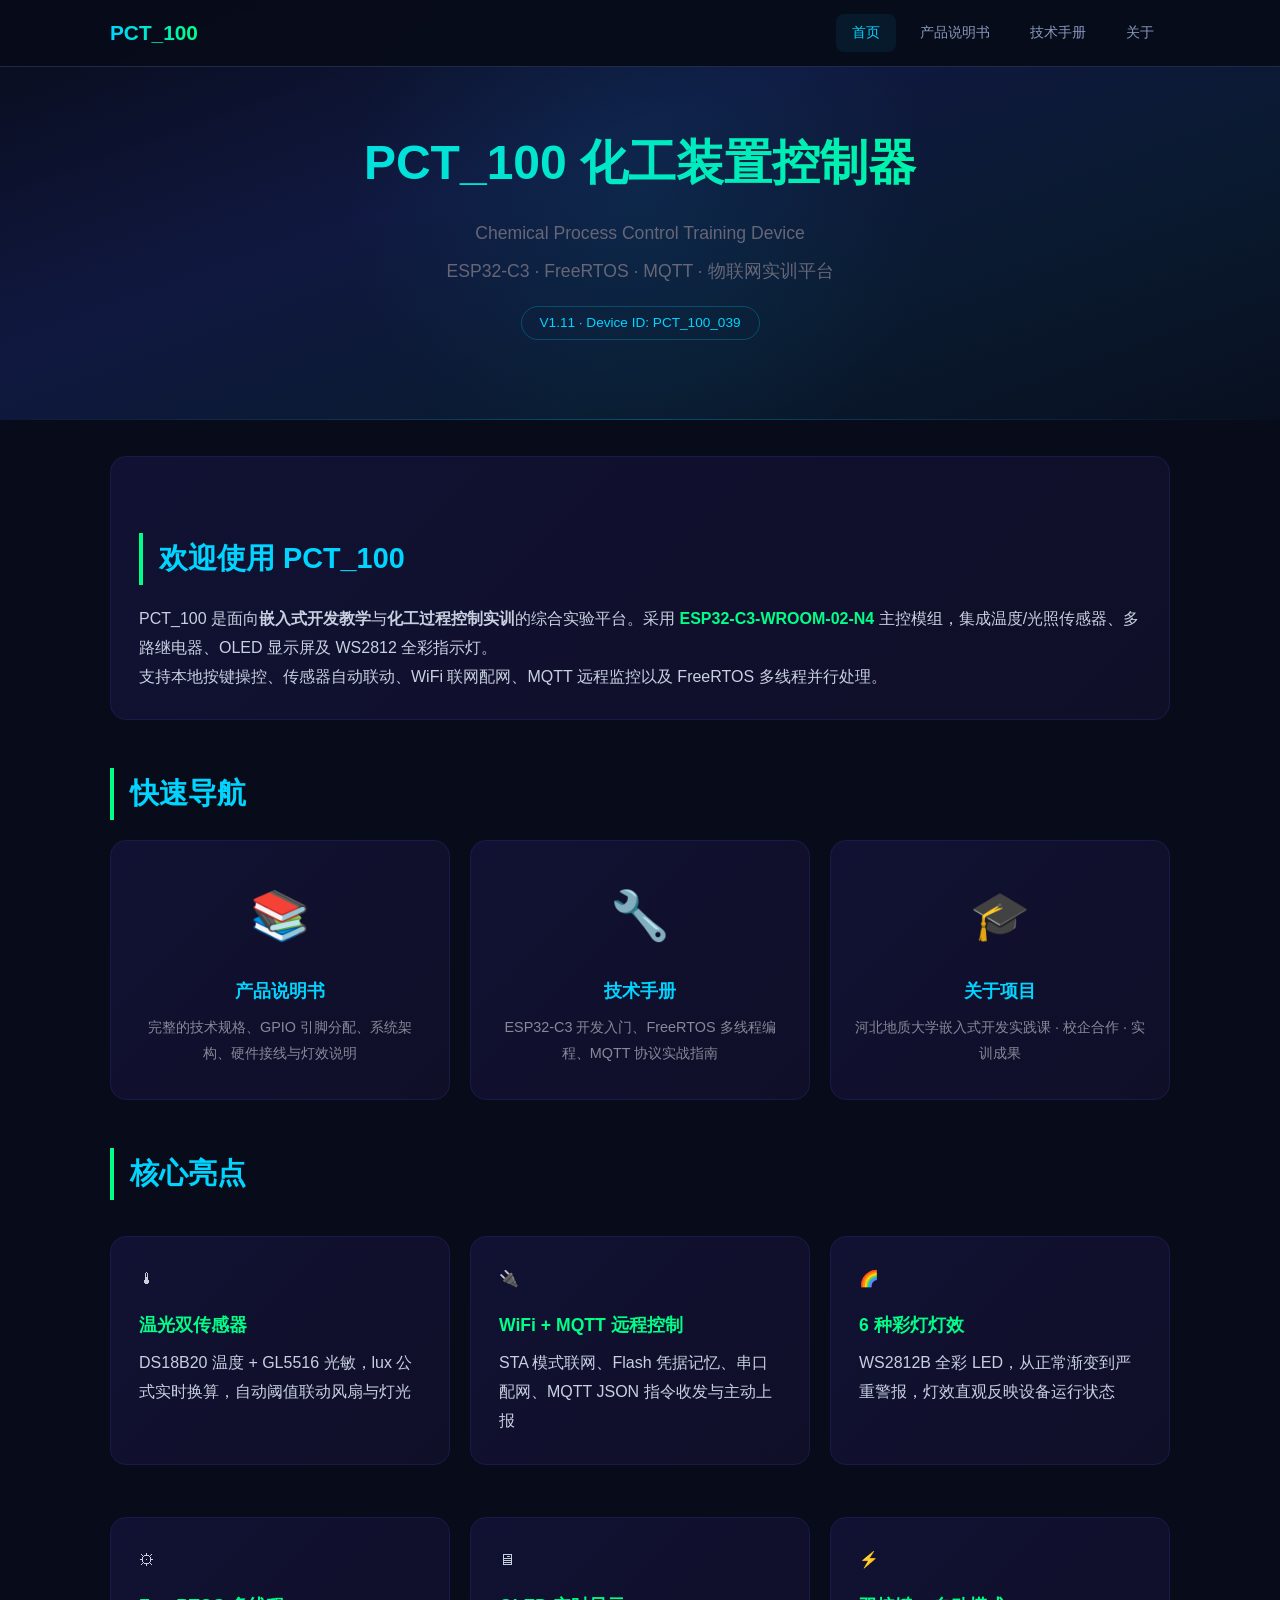
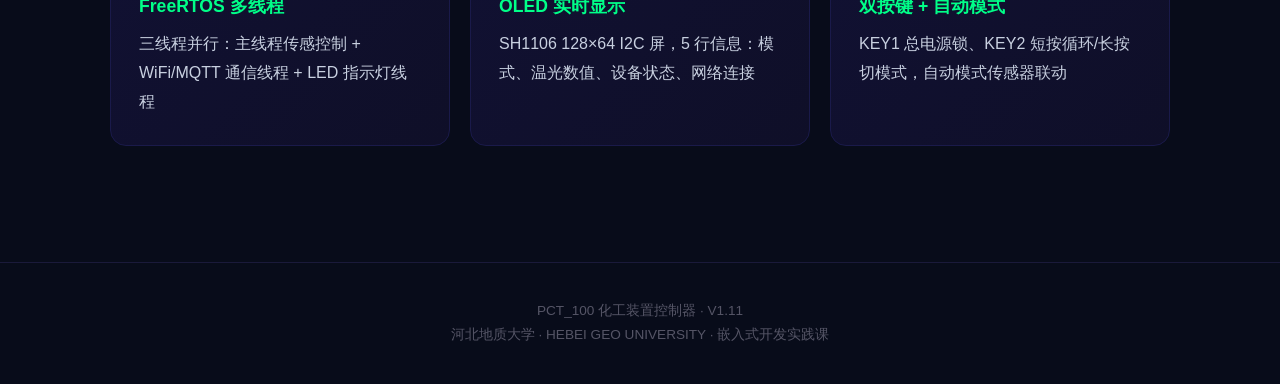
<file: index.html>
<!DOCTYPE html>
<html lang="zh-CN">
<head>
<meta charset="UTF-8">
<meta name="viewport" content="width=device-width, initial-scale=1.0">
<title>PCT_100 - 化工控制实训平台</title>
<link rel="stylesheet" href="style.css">
</head>
<body>

<nav>
  <div class="nav-inner">
    <a href="index.html" class="logo">PCT_100</a>
    <div class="links">
      <a href="index.html" class="active">首页</a>
      <a href="product.html">产品说明书</a>
      <a href="tech.html">技术手册</a>
      <a href="about.html">关于</a>
    </div>
  </div>
</nav>

<section class="hero">
  <h1>PCT_100 化工装置控制器</h1>
  <p class="sub">Chemical Process Control Training Device</p>
  <p class="sub">ESP32-C3 · FreeRTOS · MQTT · 物联网实训平台</p>
  <span class="ver">V1.11 · Device ID: PCT_100_039</span>
</section>

<main class="container">

<div class="card intro">
  <h2>欢迎使用 PCT_100</h2>
  <p>PCT_100 是面向<strong>嵌入式开发教学</strong>与<strong>化工过程控制实训</strong>的综合实验平台。采用 <span class="highlight">ESP32-C3-WROOM-02-N4</span> 主控模组，集成温度/光照传感器、多路继电器、OLED 显示屏及 WS2812 全彩指示灯。</p>
  <p>支持本地按键操控、传感器自动联动、WiFi 联网配网、MQTT 远程监控以及 FreeRTOS 多线程并行处理。</p>
</div>

<h2>快速导航</h2>
<div class="grid3">
  <a href="product.html" class="nav-card">
    <span class="icon">&#128218;</span>
    <h3>产品说明书</h3>
    <p>完整的技术规格、GPIO 引脚分配、系统架构、硬件接线与灯效说明</p>
  </a>
  <a href="tech.html" class="nav-card">
    <span class="icon">&#128295;</span>
    <h3>技术手册</h3>
    <p>ESP32-C3 开发入门、FreeRTOS 多线程编程、MQTT 协议实战指南</p>
  </a>
  <a href="about.html" class="nav-card">
    <span class="icon">&#127891;</span>
    <h3>关于项目</h3>
    <p>河北地质大学嵌入式开发实践课 · 校企合作 · 实训成果</p>
  </a>
</div>

<h2>核心亮点</h2>
<div class="grid">
  <div class="card">
    <span class="icon">&#127777;</span><h3>温光双传感器</h3>
    <p>DS18B20 温度 + GL5516 光敏，lux 公式实时换算，自动阈值联动风扇与灯光</p>
  </div>
  <div class="card">
    <span class="icon">&#128268;</span><h3>WiFi + MQTT 远程控制</h3>
    <p>STA 模式联网、Flash 凭据记忆、串口配网、MQTT JSON 指令收发与主动上报</p>
  </div>
  <div class="card">
    <span class="icon">&#127752;</span><h3>6 种彩灯灯效</h3>
    <p>WS2812B 全彩 LED，从正常渐变到严重警报，灯效直观反映设备运行状态</p>
  </div>
  <div class="card">
    <span class="icon">&#9881;</span><h3>FreeRTOS 多线程</h3>
    <p>三线程并行：主线程传感控制 + WiFi/MQTT 通信线程 + LED 指示灯线程</p>
  </div>
  <div class="card">
    <span class="icon">&#128421;</span><h3>OLED 实时显示</h3>
    <p>SH1106 128×64 I2C 屏，5 行信息：模式、温光数值、设备状态、网络连接</p>
  </div>
  <div class="card">
    <span class="icon">&#9889;</span><h3>双按键 + 自动模式</h3>
    <p>KEY1 总电源锁、KEY2 短按循环/长按切模式，自动模式传感器联动</p>
  </div>
</div>

</main>

<footer>
  <p>PCT_100 化工装置控制器 · V1.11</p>
  <p>河北地质大学 · HEBEI GEO UNIVERSITY · 嵌入式开发实践课</p>
</footer>

</body>
</html>
</file>
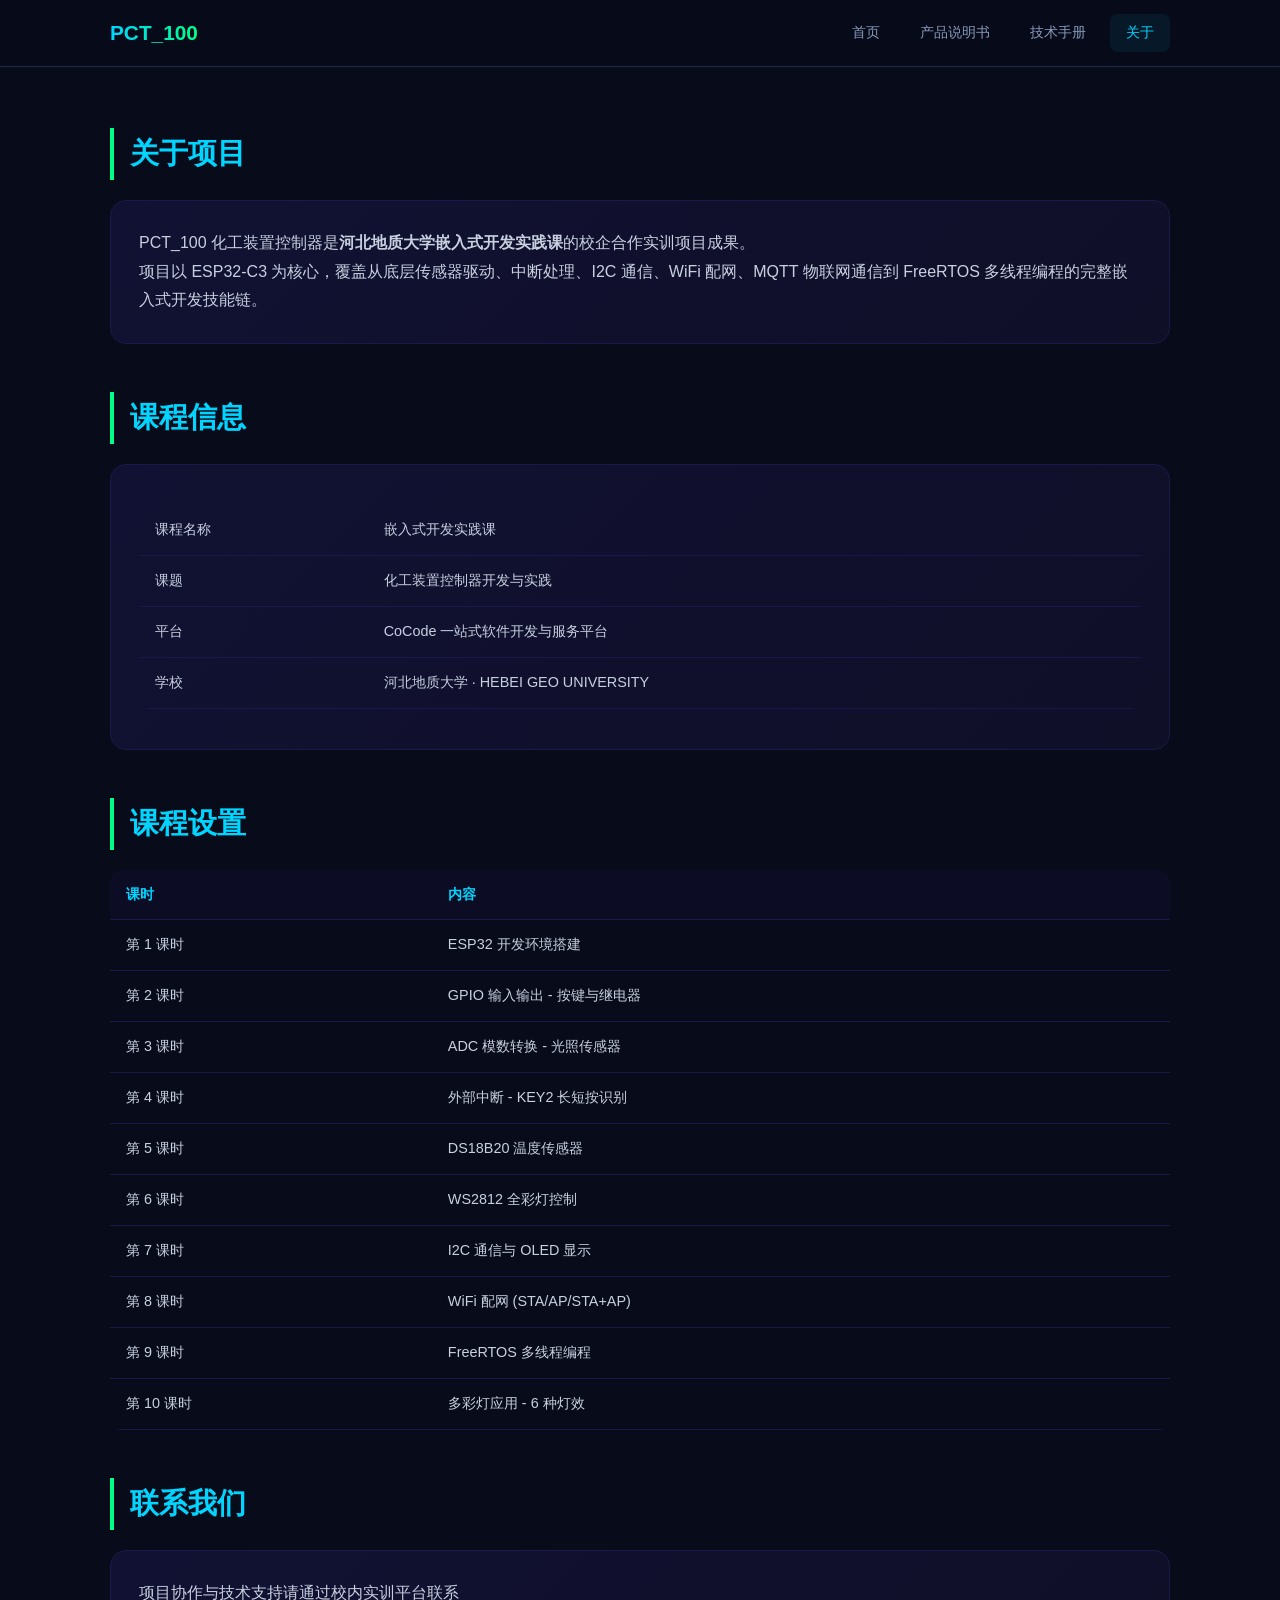
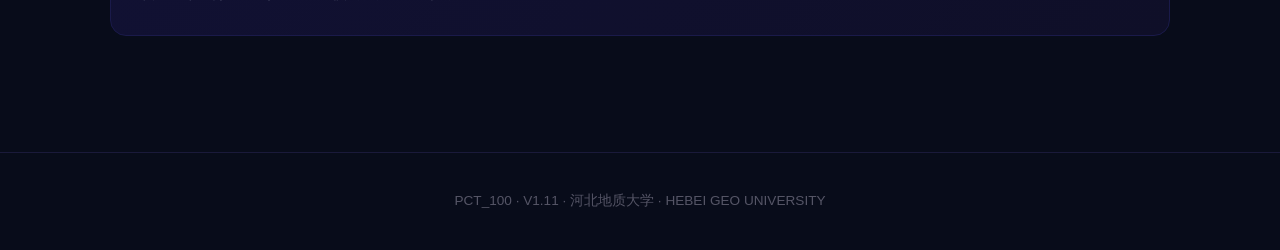
<file: about.html>
<!DOCTYPE html>
<html lang="zh-CN">
<head>
<meta charset="UTF-8">
<meta name="viewport" content="width=device-width, initial-scale=1.0">
<title>关于 - PCT_100 化工装置控制器</title>
<link rel="stylesheet" href="style.css">
</head>
<body>
<nav>
<div class="nav-inner">
<a href="index.html" class="logo">PCT_100</a>
<div class="links">
<a href="index.html">首页</a>
<a href="product.html">产品说明书</a>
<a href="tech.html">技术手册</a>
<a href="about.html" class="active">关于</a>
</div>
</div>
</nav>
<main class="container" style="padding-top:80px">
<h2>关于项目</h2>
<div class="card">
<p>PCT_100 化工装置控制器是<strong>河北地质大学嵌入式开发实践课</strong>的校企合作实训项目成果。</p>
<p>项目以 ESP32-C3 为核心，覆盖从底层传感器驱动、中断处理、I2C 通信、WiFi 配网、MQTT 物联网通信到 FreeRTOS 多线程编程的完整嵌入式开发技能链。</p>
</div>
<h2>课程信息</h2>
<div class="card">
<table>
<tr><td>课程名称</td><td>嵌入式开发实践课</td></tr>
<tr><td>课题</td><td>化工装置控制器开发与实践</td></tr>
<tr><td>平台</td><td>CoCode 一站式软件开发与服务平台</td></tr>
<tr><td>学校</td><td>河北地质大学 · HEBEI GEO UNIVERSITY</td></tr>
</table>
</div>
<h2>课程设置</h2>
<table>
<tr><th>课时</th><th>内容</th></tr>
<tr><td>第 1 课时</td><td>ESP32 开发环境搭建</td></tr>
<tr><td>第 2 课时</td><td>GPIO 输入输出 - 按键与继电器</td></tr>
<tr><td>第 3 课时</td><td>ADC 模数转换 - 光照传感器</td></tr>
<tr><td>第 4 课时</td><td>外部中断 - KEY2 长短按识别</td></tr>
<tr><td>第 5 课时</td><td>DS18B20 温度传感器</td></tr>
<tr><td>第 6 课时</td><td>WS2812 全彩灯控制</td></tr>
<tr><td>第 7 课时</td><td>I2C 通信与 OLED 显示</td></tr>
<tr><td>第 8 课时</td><td>WiFi 配网 (STA/AP/STA+AP)</td></tr>
<tr><td>第 9 课时</td><td>FreeRTOS 多线程编程</td></tr>
<tr><td>第 10 课时</td><td>多彩灯应用 - 6 种灯效</td></tr>
</table>
<h2>联系我们</h2>
<div class="card">
<p>项目协作与技术支持请通过校内实训平台联系</p>
</div>
</main>
<footer><p>PCT_100 · V1.11 · 河北地质大学 · HEBEI GEO UNIVERSITY</p></footer>
</body>
</html>
</file>
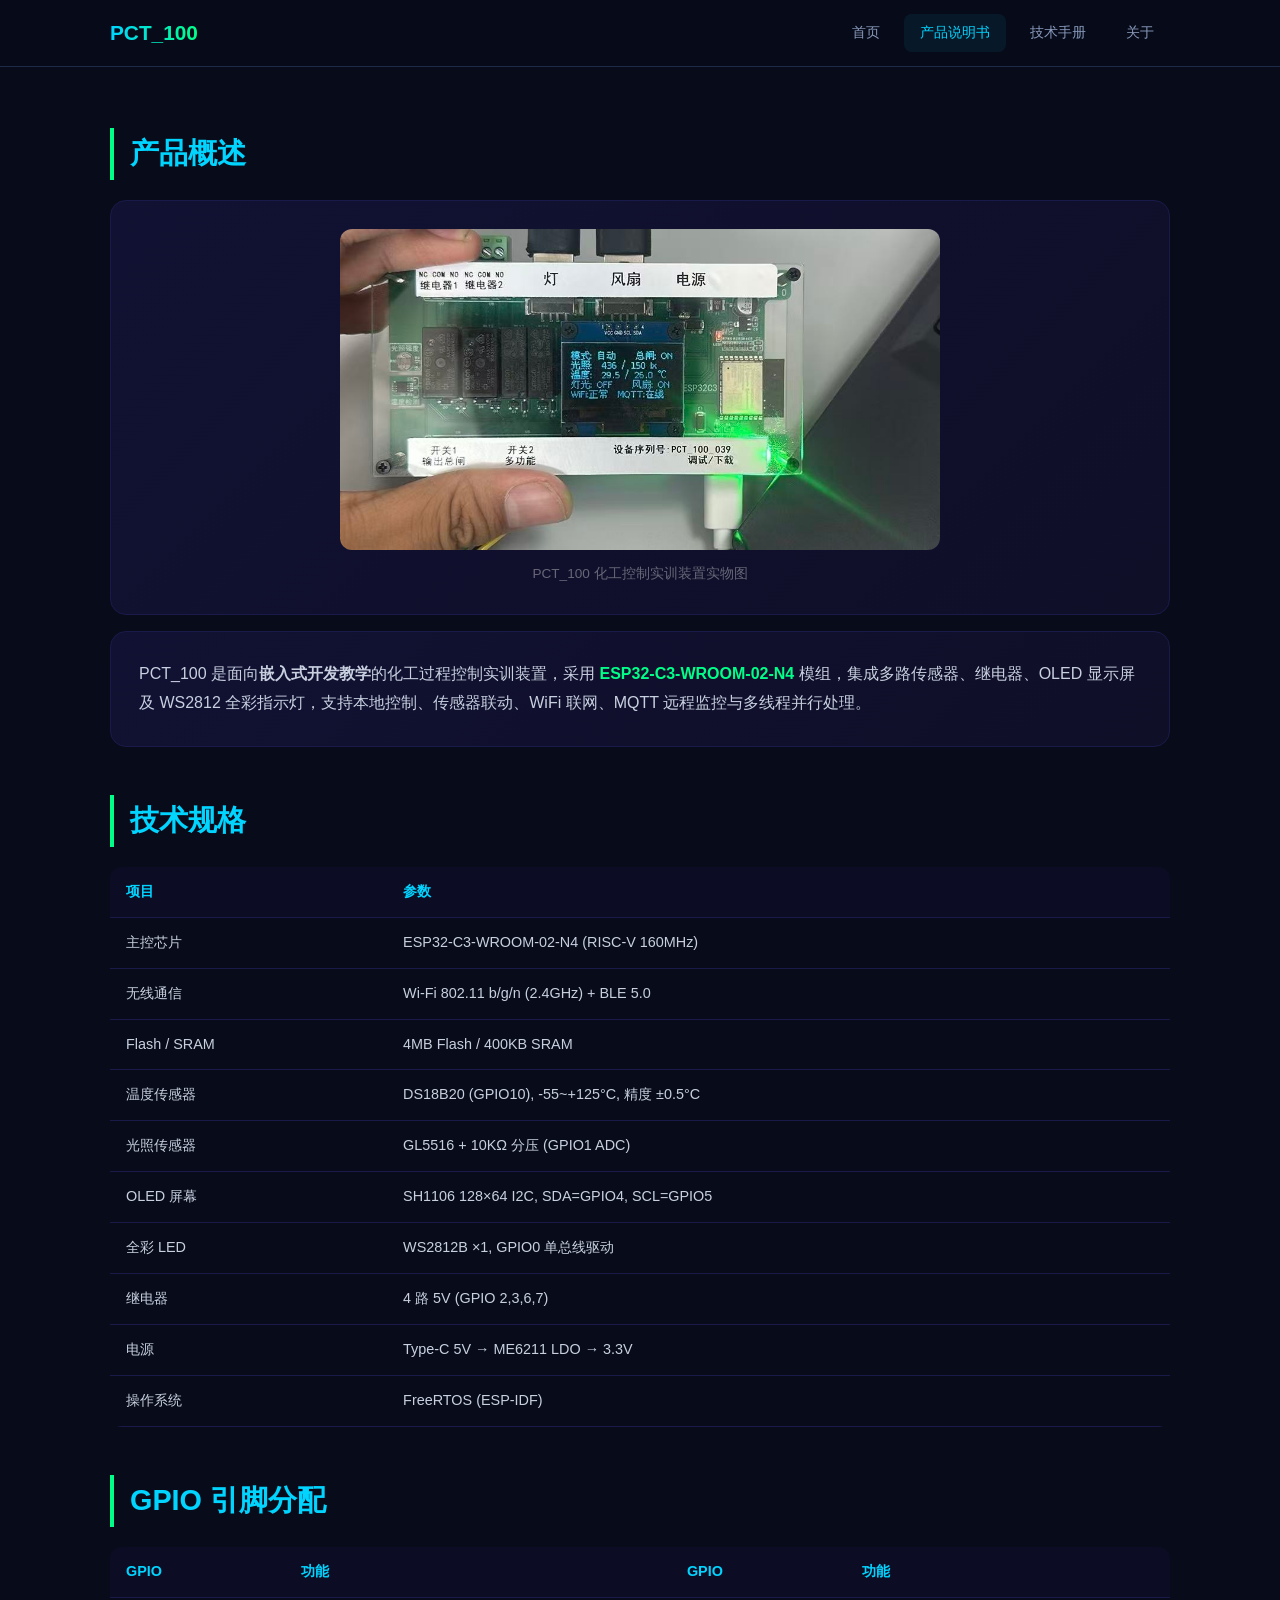
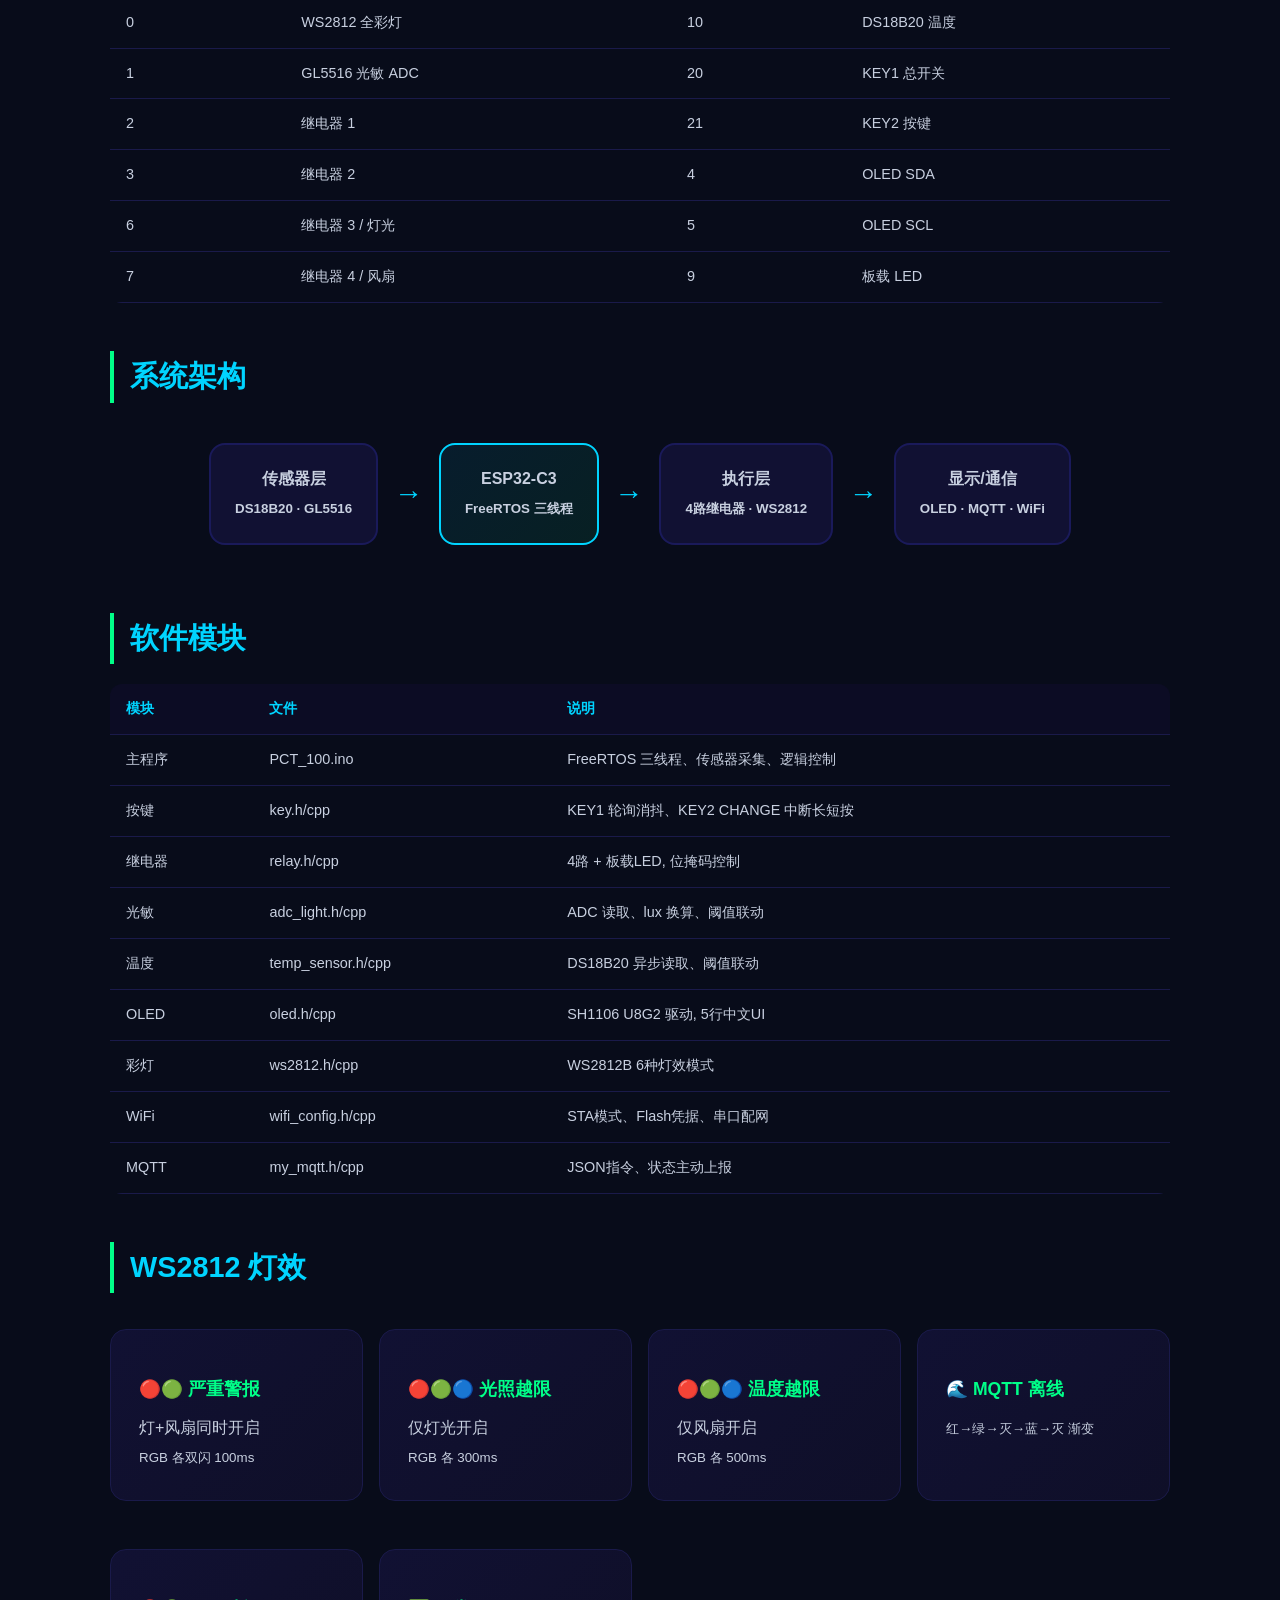
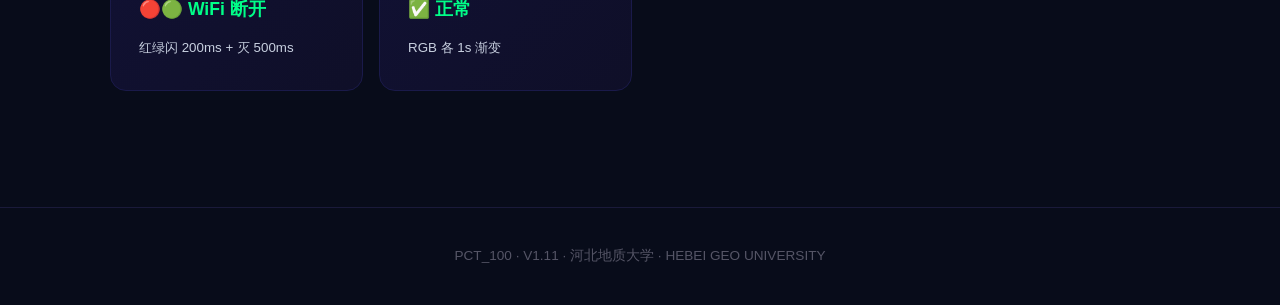
<file: product.html>
<!DOCTYPE html>
<html lang="zh-CN">
<head>
<meta charset="UTF-8">
<meta name="viewport" content="width=device-width, initial-scale=1.0">
<title>产品说明书 - PCT_100 化工装置控制器</title>
<link rel="stylesheet" href="style.css">
</head>
<body>
<nav>
<div class="nav-inner">
<a href="index.html" class="logo">PCT_100</a>
<div class="links">
<a href="index.html">首页</a>
<a href="product.html" class="active">产品说明书</a>
<a href="tech.html">技术手册</a>
<a href="about.html">关于</a>
</div>
</div>
</nav>
<main class="container" style="padding-top:80px">
<h2>产品概述</h2>
<div class="card img-card">
<img src="board.jpg" alt="PCT_100 化工装置控制器实物图" style="width:100%;max-width:600px;display:block;margin:0 auto;border-radius:12px">
<p style="text-align:center;color:#667;margin-top:12px;font-size:.85em">PCT_100 化工控制实训装置实物图</p>
</div>
<div class="card">
<p>PCT_100 是面向<strong>嵌入式开发教学</strong>的化工过程控制实训装置，采用 <span class="highlight">ESP32-C3-WROOM-02-N4</span> 模组，集成多路传感器、继电器、OLED 显示屏及 WS2812 全彩指示灯，支持本地控制、传感器联动、WiFi 联网、MQTT 远程监控与多线程并行处理。</p>
</div>
<h2>技术规格</h2>
<table>
<tr><th>项目</th><th>参数</th></tr>
<tr><td>主控芯片</td><td>ESP32-C3-WROOM-02-N4 (RISC-V 160MHz)</td></tr>
<tr><td>无线通信</td><td>Wi-Fi 802.11 b/g/n (2.4GHz) + BLE 5.0</td></tr>
<tr><td>Flash / SRAM</td><td>4MB Flash / 400KB SRAM</td></tr>
<tr><td>温度传感器</td><td>DS18B20 (GPIO10), -55~+125°C, 精度 ±0.5°C</td></tr>
<tr><td>光照传感器</td><td>GL5516 + 10KΩ 分压 (GPIO1 ADC)</td></tr>
<tr><td>OLED 屏幕</td><td>SH1106 128×64 I2C, SDA=GPIO4, SCL=GPIO5</td></tr>
<tr><td>全彩 LED</td><td>WS2812B ×1, GPIO0 单总线驱动</td></tr>
<tr><td>继电器</td><td>4 路 5V (GPIO 2,3,6,7)</td></tr>
<tr><td>电源</td><td>Type-C 5V → ME6211 LDO → 3.3V</td></tr>
<tr><td>操作系统</td><td>FreeRTOS (ESP-IDF)</td></tr>
</table>

<h2>GPIO 引脚分配</h2>
<table>
<tr><th>GPIO</th><th>功能</th><th>GPIO</th><th>功能</th></tr>
<tr><td>0</td><td>WS2812 全彩灯</td><td>10</td><td>DS18B20 温度</td></tr>
<tr><td>1</td><td>GL5516 光敏 ADC</td><td>20</td><td>KEY1 总开关</td></tr>
<tr><td>2</td><td>继电器 1</td><td>21</td><td>KEY2 按键</td></tr>
<tr><td>3</td><td>继电器 2</td><td>4</td><td>OLED SDA</td></tr>
<tr><td>6</td><td>继电器 3 / 灯光</td><td>5</td><td>OLED SCL</td></tr>
<tr><td>7</td><td>继电器 4 / 风扇</td><td>9</td><td>板载 LED</td></tr>
</table>

<h2>系统架构</h2>
<div class="arch-flow">
<div class="arch-box">传感器层<br><small>DS18B20 · GL5516</small></div>
<div class="arch-arrow">→</div>
<div class="arch-box core">ESP32-C3<br><small>FreeRTOS 三线程</small></div>
<div class="arch-arrow">→</div>
<div class="arch-box">执行层<br><small>4路继电器 · WS2812</small></div>
<div class="arch-arrow">→</div>
<div class="arch-box">显示/通信<br><small>OLED · MQTT · WiFi</small></div>
</div>

<h2>软件模块</h2>
<table>
<tr><th>模块</th><th>文件</th><th>说明</th></tr>
<tr><td>主程序</td><td>PCT_100.ino</td><td>FreeRTOS 三线程、传感器采集、逻辑控制</td></tr>
<tr><td>按键</td><td>key.h/cpp</td><td>KEY1 轮询消抖、KEY2 CHANGE 中断长短按</td></tr>
<tr><td>继电器</td><td>relay.h/cpp</td><td>4路 + 板载LED, 位掩码控制</td></tr>
<tr><td>光敏</td><td>adc_light.h/cpp</td><td>ADC 读取、lux 换算、阈值联动</td></tr>
<tr><td>温度</td><td>temp_sensor.h/cpp</td><td>DS18B20 异步读取、阈值联动</td></tr>
<tr><td>OLED</td><td>oled.h/cpp</td><td>SH1106 U8G2 驱动, 5行中文UI</td></tr>
<tr><td>彩灯</td><td>ws2812.h/cpp</td><td>WS2812B 6种灯效模式</td></tr>
<tr><td>WiFi</td><td>wifi_config.h/cpp</td><td>STA模式、Flash凭据、串口配网</td></tr>
<tr><td>MQTT</td><td>my_mqtt.h/cpp</td><td>JSON指令、状态主动上报</td></tr>
</table>

<h2>WS2812 灯效</h2>
<div class="grid2">
<div class="card"><h3>&#128308;&#128994; 严重警报</h3>灯+风扇同时开启<br><small>RGB 各双闪 100ms</small></div>
<div class="card"><h3>&#128308;&#128994;&#128309; 光照越限</h3>仅灯光开启<br><small>RGB 各 300ms</small></div>
<div class="card"><h3>&#128308;&#128994;&#128309; 温度越限</h3>仅风扇开启<br><small>RGB 各 500ms</small></div>
<div class="card"><h3>&#127754; MQTT 离线</h3><small>红→绿→灭→蓝→灭 渐变</small></div>
<div class="card"><h3>&#128308;&#128994; WiFi 断开</h3><small>红绿闪 200ms + 灭 500ms</small></div>
<div class="card"><h3>&#9989; 正常</h3><small>RGB 各 1s 渐变</small></div>
</div>
</main>
<footer><p>PCT_100 · V1.11 · 河北地质大学 · HEBEI GEO UNIVERSITY</p></footer>
</body>
</html>
</file>
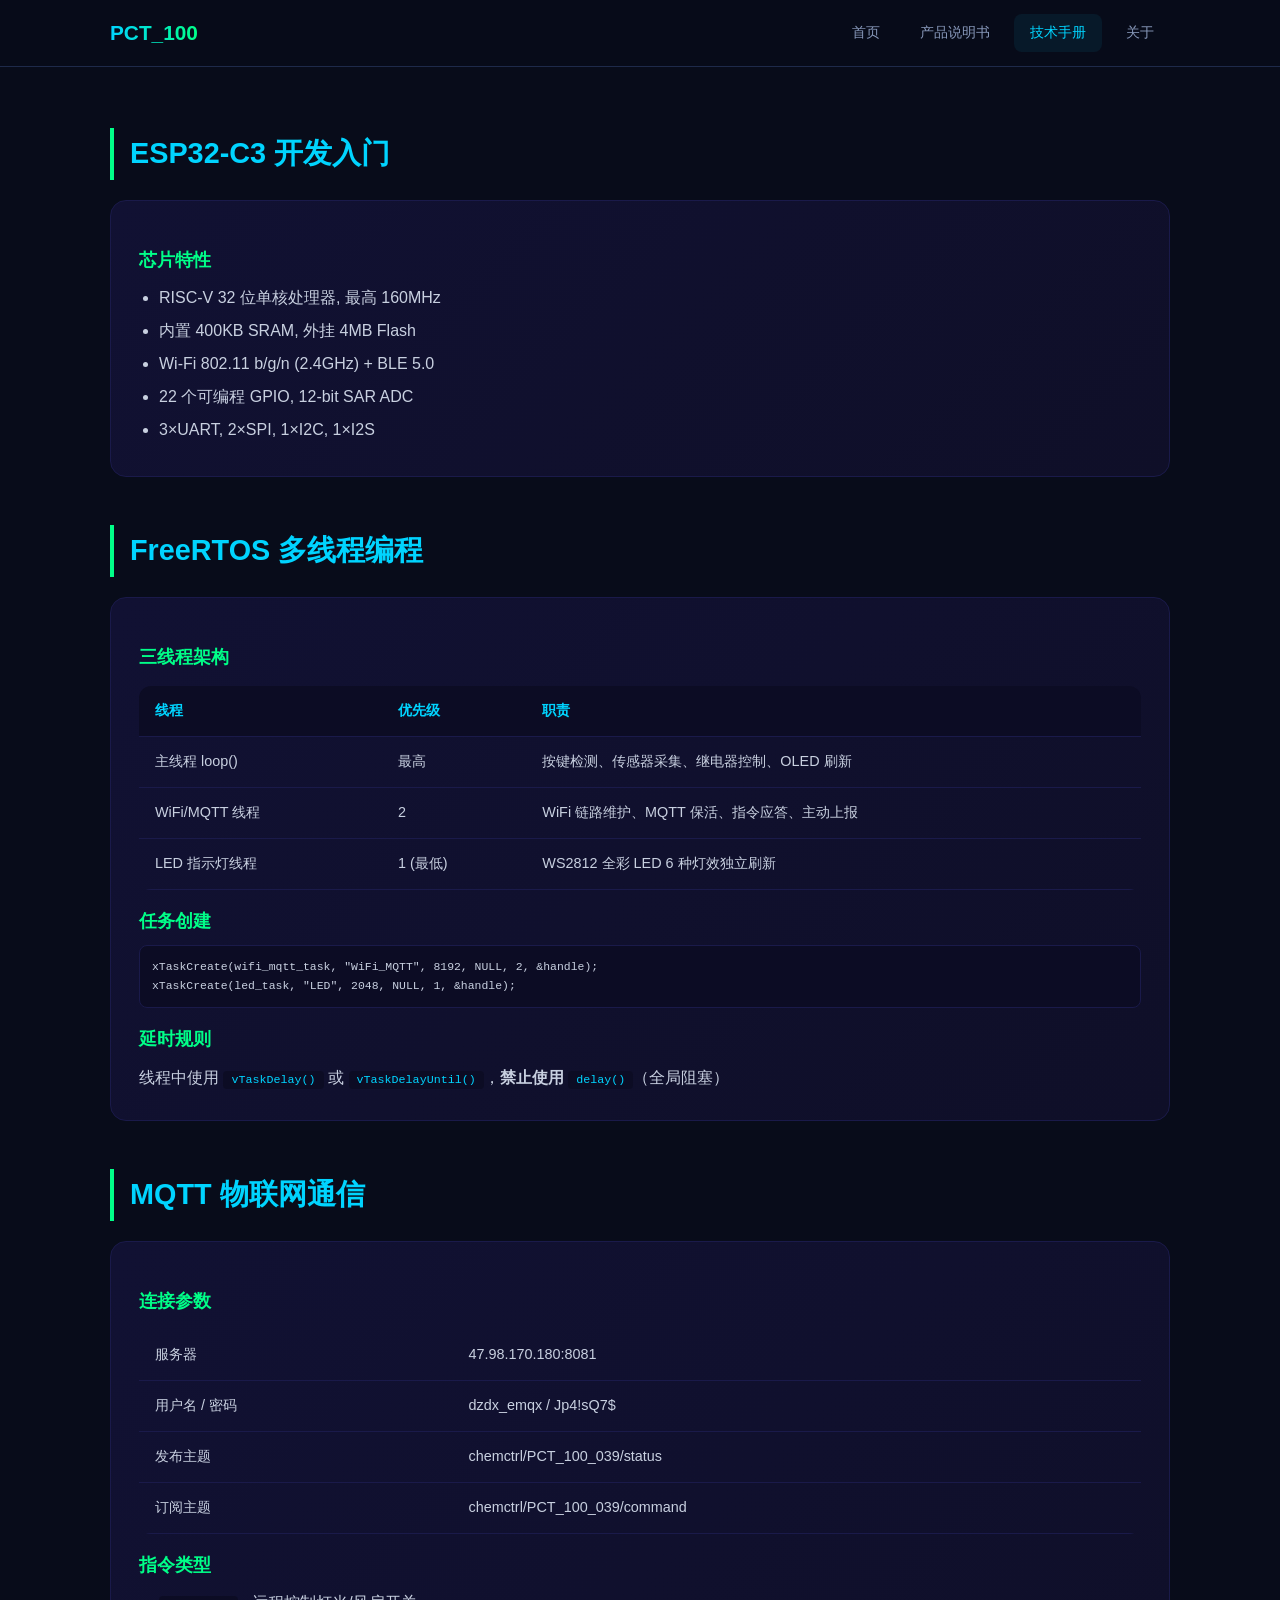
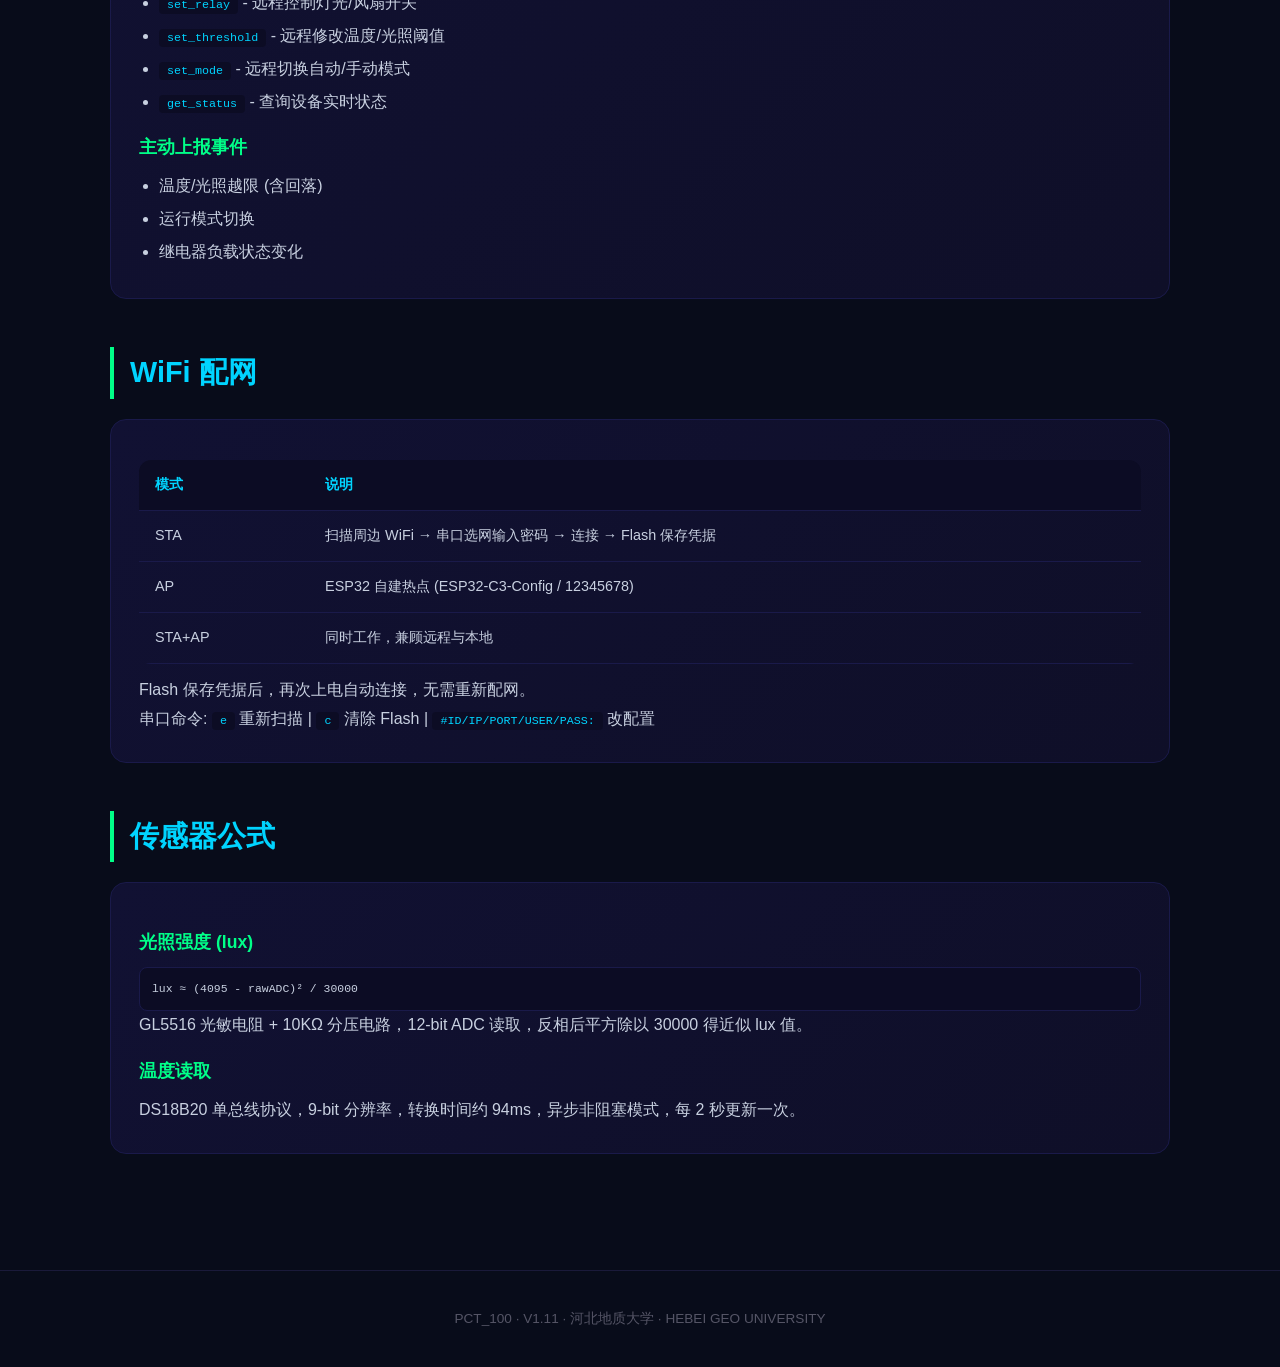
<file: tech.html>
<!DOCTYPE html>
<html lang="zh-CN">
<head>
<meta charset="UTF-8">
<meta name="viewport" content="width=device-width, initial-scale=1.0">
<title>技术手册 - PCT_100 化工装置控制器</title>
<link rel="stylesheet" href="style.css">
</head>
<body>
<nav>
<div class="nav-inner">
<a href="index.html" class="logo">PCT_100</a>
<div class="links">
<a href="index.html">首页</a>
<a href="product.html">产品说明书</a>
<a href="tech.html" class="active">技术手册</a>
<a href="about.html">关于</a>
</div>
</div>
</nav>
<main class="container" style="padding-top:80px">

<h2>ESP32-C3 开发入门</h2>
<div class="card">
<h3>芯片特性</h3>
<ul style="padding-left:20px">
<li>RISC-V 32 位单核处理器, 最高 160MHz</li>
<li>内置 400KB SRAM, 外挂 4MB Flash</li>
<li>Wi-Fi 802.11 b/g/n (2.4GHz) + BLE 5.0</li>
<li>22 个可编程 GPIO, 12-bit SAR ADC</li>
<li>3×UART, 2×SPI, 1×I2C, 1×I2S</li>
</ul>
</div>

<h2>FreeRTOS 多线程编程</h2>
<div class="card">
<h3>三线程架构</h3>
<table>
<tr><th>线程</th><th>优先级</th><th>职责</th></tr>
<tr><td>主线程 loop()</td><td>最高</td><td>按键检测、传感器采集、继电器控制、OLED 刷新</td></tr>
<tr><td>WiFi/MQTT 线程</td><td>2</td><td>WiFi 链路维护、MQTT 保活、指令应答、主动上报</td></tr>
<tr><td>LED 指示灯线程</td><td>1 (最低)</td><td>WS2812 全彩 LED 6 种灯效独立刷新</td></tr>
</table>
<h3>任务创建</h3>
<pre style="background:#0c0c24;padding:12px;border-radius:8px;overflow-x:auto">
xTaskCreate(wifi_mqtt_task, "WiFi_MQTT", 8192, NULL, 2, &amp;handle);
xTaskCreate(led_task, "LED", 2048, NULL, 1, &amp;handle);
</pre>
<h3>延时规则</h3>
<p>线程中使用 <code>vTaskDelay()</code> 或 <code>vTaskDelayUntil()</code>，<strong>禁止使用</strong> <code>delay()</code>（全局阻塞）</p>
</div>

<h2>MQTT 物联网通信</h2>
<div class="card">
<h3>连接参数</h3>
<table>
<tr><td>服务器</td><td>47.98.170.180:8081</td></tr>
<tr><td>用户名 / 密码</td><td>dzdx_emqx / Jp4!sQ7$</td></tr>
<tr><td>发布主题</td><td>chemctrl/PCT_100_039/status</td></tr>
<tr><td>订阅主题</td><td>chemctrl/PCT_100_039/command</td></tr>
</table>
<h3>指令类型</h3>
<ul style="padding-left:20px">
<li><code>set_relay</code> - 远程控制灯光/风扇开关</li>
<li><code>set_threshold</code> - 远程修改温度/光照阈值</li>
<li><code>set_mode</code> - 远程切换自动/手动模式</li>
<li><code>get_status</code> - 查询设备实时状态</li>
</ul>
<h3>主动上报事件</h3>
<ul style="padding-left:20px">
<li>温度/光照越限 (含回落)</li>
<li>运行模式切换</li>
<li>继电器负载状态变化</li>
</ul>
</div>

<h2>WiFi 配网</h2>
<div class="card">
<table>
<tr><th>模式</th><th>说明</th></tr>
<tr><td>STA</td><td>扫描周边 WiFi → 串口选网输入密码 → 连接 → Flash 保存凭据</td></tr>
<tr><td>AP</td><td>ESP32 自建热点 (ESP32-C3-Config / 12345678)</td></tr>
<tr><td>STA+AP</td><td>同时工作，兼顾远程与本地</td></tr>
</table>
<p>Flash 保存凭据后，再次上电自动连接，无需重新配网。<br>串口命令: <code>e</code> 重新扫描 | <code>c</code> 清除 Flash | <code>#ID/IP/PORT/USER/PASS:</code> 改配置</p>
</div>

<h2>传感器公式</h2>
<div class="card">
<h3>光照强度 (lux)</h3>
<pre style="background:#0c0c24;padding:12px;border-radius:8px">
lux ≈ (4095 - rawADC)² / 30000
</pre>
<p>GL5516 光敏电阻 + 10KΩ 分压电路，12-bit ADC 读取，反相后平方除以 30000 得近似 lux 值。</p>
<h3>温度读取</h3>
<p>DS18B20 单总线协议，9-bit 分辨率，转换时间约 94ms，异步非阻塞模式，每 2 秒更新一次。</p>
</div>

</main>
<footer><p>PCT_100 · V1.11 · 河北地质大学 · HEBEI GEO UNIVERSITY</p></footer>
</body>
</html>
</file>
<file: style.css>
*{margin:0;padding:0;box-sizing:border-box}
body{font-family:'Segoe UI','PingFang SC','Microsoft YaHei',sans-serif;background:#080c1a;color:#c8d0e0;line-height:1.8;overflow-x:hidden}

/* ===== 导航栏 ===== */
nav{position:fixed;top:0;width:100%;background:rgba(8,12,26,.95);backdrop-filter:blur(12px);border-bottom:1px solid #1e2a4a;z-index:1000}
.nav-inner{max-width:1100px;margin:0 auto;display:flex;justify-content:space-between;align-items:center;padding:14px 20px}
.logo{font-size:1.3em;font-weight:700;background:linear-gradient(90deg,#00d4ff,#00ff88);-webkit-background-clip:text;-webkit-text-fill-color:transparent;text-decoration:none}
.links{display:flex;gap:8px}
.links a{color:#8899bb;text-decoration:none;padding:6px 16px;border-radius:8px;font-size:.9em;transition:.2s}
.links a:hover,.links a.active{color:#00d4ff;background:#00d4ff12}

/* ===== Hero ===== */
.hero{background:linear-gradient(160deg,#080c1a 0%,#101840 40%,#0a1a30 70%,#081020 100%);text-align:center;padding:120px 20px 80px;position:relative;overflow:hidden}
.hero::before{content:'';position:absolute;top:-100px;left:50%;width:600px;height:600px;background:radial-gradient(circle,rgba(0,212,255,.08) 0%,transparent 70%);transform:translateX(-50%);pointer-events:none;animation:pulse 6s ease-in-out infinite}
.hero::after{content:'';position:absolute;bottom:0;left:0;right:0;height:1px;background:linear-gradient(90deg,transparent,#00d4ff44,transparent)}
.hero h1{font-size:3em;background:linear-gradient(90deg,#00d4ff,#00ff88);-webkit-background-clip:text;-webkit-text-fill-color:transparent;margin-bottom:12px;position:relative;z-index:1}
.hero .sub{font-size:1.1em;color:#667;margin-bottom:6px;position:relative;z-index:1}
.ver{display:inline-block;color:#00d4ff;border:1px solid #00d4ff40;padding:4px 18px;border-radius:20px;font-size:.85em;margin-top:12px;position:relative;z-index:1}
@keyframes pulse{0%,100%{opacity:.6;transform:translateX(-50%) scale(1)}50%{opacity:1;transform:translateX(-50%) scale(1.1)}}

/* ===== 布局 ===== */
.container{max-width:1100px;margin:0 auto;padding:20px 20px 60px}

/* ===== 卡片 ===== */
.card{background:linear-gradient(135deg,#111133,#0f0f28);border-radius:16px;padding:28px;margin:16px 0;border:1px solid #1a1a4a;transition:.3s;position:relative;overflow:hidden}
.card::before{content:'';position:absolute;top:-1px;left:20px;right:20px;height:1px;background:linear-gradient(90deg,transparent,#00d4ff33,transparent);transition:.3s}
.card:hover{transform:translateY(-3px);box-shadow:0 12px 32px rgba(0,0,0,.4);border-color:#00d4ff30}
.card:hover::before{background:linear-gradient(90deg,transparent,#00d4ff66,transparent)}

/* ===== 网格 ===== */
.grid{display:grid;grid-template-columns:repeat(auto-fit,minmax(300px,1fr));gap:20px}
.grid2{display:grid;grid-template-columns:repeat(auto-fit,minmax(240px,1fr));gap:16px}
.grid3{display:grid;grid-template-columns:repeat(auto-fit,minmax(280px,1fr));gap:20px}

/* ===== 导航卡片 ===== */
.nav-card{display:block;background:linear-gradient(135deg,#111133,#0f0f28);border-radius:16px;padding:32px 24px;border:1px solid #1a1a4a;text-decoration:none;color:#c8d0e0;transition:.3s;text-align:center}
.nav-card:hover{border-color:#00d4ff50;transform:translateY(-4px);box-shadow:0 16px 40px rgba(0,0,0,.4)}
.nav-card .icon{font-size:3em;display:block;margin-bottom:12px}
.nav-card h3{color:#00d4ff;margin-bottom:8px}
.nav-card p{color:#889;font-size:.9em}

/* ===== 表格 ===== */
table{width:100%;border-collapse:collapse;margin:12px 0;border-radius:12px;overflow:hidden}
th,td{padding:12px 16px;text-align:left;border-bottom:1px solid #1a1a4a}
th{color:#00d4ff;font-weight:600;background:#0c0c24;font-size:.9em}
td{font-size:.9em}
tr:hover{background:#0c0c2422}

/* ===== 架构图 ===== */
.arch-flow{display:flex;flex-wrap:wrap;gap:16px;justify-content:center;align-items:center;padding:20px 0}
.arch-box{background:#111133;border:2px solid #1a1a5a;border-radius:16px;padding:20px 24px;text-align:center;min-width:130px;font-weight:600}
.arch-box.core{border-color:#00d4ff;background:linear-gradient(135deg,#00d4ff15,#00ff8815)}
.arch-arrow{font-size:1.8em;color:#00d4ff}

/* ===== 标题 ===== */
h2{font-size:1.8em;color:#00d4ff;border-left:4px solid #00ff88;padding-left:16px;margin:48px 0 20px}
h3{color:#00ff88;margin:16px 0 8px;font-size:1.1em}

/* ===== 工具类 ===== */
.highlight{color:#00ff88;font-weight:600}
.tag{display:inline-block;padding:5px 14px;border-radius:6px;font-size:.82em;margin:4px;background:#00d4ff12;color:#00d4ff;border:1px solid #00d4ff28}
code{background:#0c0c24;padding:2px 8px;border-radius:4px;color:#00d4ff;font-size:.9em}
pre{background:#0c0c24;padding:16px;border-radius:10px;overflow-x:auto;border:1px solid #1a1a4a;font-size:.88em;line-height:1.6}
ol,ul{padding-left:20px}
li{margin:4px 0}

/* ===== 页脚 ===== */
footer{text-align:center;padding:36px 20px;color:#556;font-size:.85em;border-top:1px solid #1a1a3a;margin-top:40px}

@media(max-width:640px){
  .hero h1{font-size:1.8em}
  .hero{padding:100px 16px 50px}
  .nav-inner{flex-wrap:wrap;gap:8px;justify-content:center}
  .links a{padding:4px 10px;font-size:.8em}
  .container{padding:12px}
}
</file>
